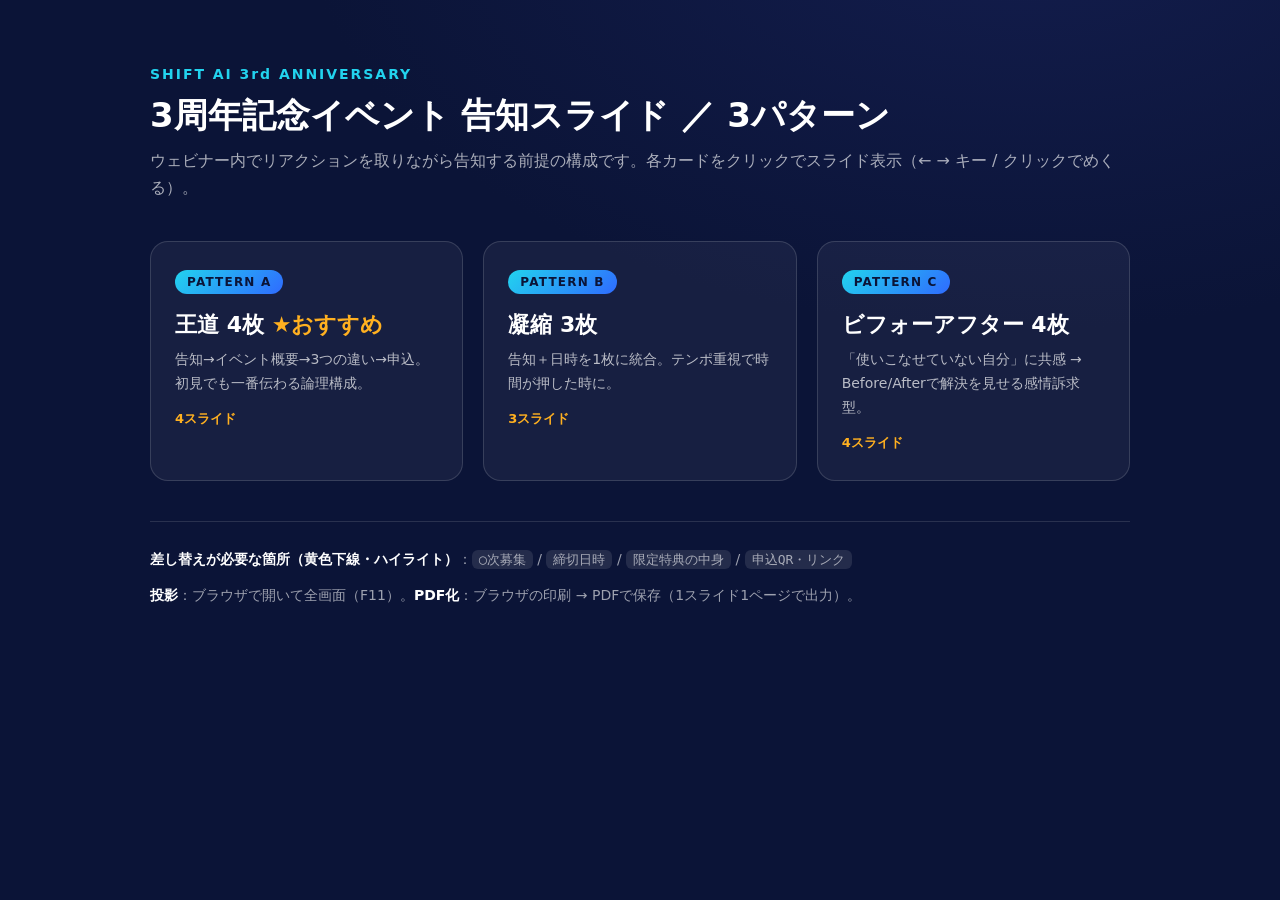
<file: slides/shift-ai-3rd-anniversary/index.html>
<!DOCTYPE html>
<html lang="ja">
<head>
<meta charset="UTF-8">
<meta name="viewport" content="width=device-width, initial-scale=1.0">
<title>SHIFT AI 3周年 告知スライド ｜ 3パターン</title>
<style>
  * { box-sizing: border-box; margin: 0; padding: 0; }
  body {
    font-family: "Hiragino Kaku Gothic ProN", "Noto Sans JP", "Yu Gothic", "Meiryo", system-ui, sans-serif;
    background: radial-gradient(1200px 700px at 80% -10%, #131d4d, #0b1437 60%);
    color: #fff; min-height: 100vh; padding: 64px 24px;
  }
  .wrap { max-width: 980px; margin: 0 auto; }
  .eyebrow { color: #22d3ee; font-weight: 700; letter-spacing: 0.14em; font-size: 14px; }
  h1 { font-size: 34px; margin: 10px 0 8px; }
  .sub { color: rgba(255,255,255,0.65); font-size: 16px; line-height: 1.7; margin-bottom: 40px; }
  .grid { display: grid; grid-template-columns: repeat(3, 1fr); gap: 20px; }
  .card {
    display: block; text-decoration: none; color: inherit;
    border: 1px solid rgba(255,255,255,0.14); border-radius: 18px;
    padding: 28px 24px; background: rgba(255,255,255,0.05);
    transition: transform .15s, border-color .15s, background .15s;
  }
  .card:hover { transform: translateY(-4px); border-color: #22d3ee; background: rgba(34,211,238,0.08); }
  .badge { display: inline-block; font-size: 12px; font-weight: 800; letter-spacing: 0.1em;
    color: #0b1437; background: linear-gradient(135deg,#22d3ee,#2f6bff); padding: 5px 12px; border-radius: 999px; }
  .card h2 { font-size: 22px; margin: 16px 0 8px; }
  .card p { font-size: 14px; line-height: 1.7; color: rgba(255,255,255,0.7); }
  .card .n { font-size: 13px; color: #ffb020; margin-top: 14px; font-weight: 700; }
  .rec { color:#ffb020; }
  .note { margin-top: 40px; font-size: 14px; line-height: 1.9; color: rgba(255,255,255,0.6);
    border-top: 1px solid rgba(255,255,255,0.12); padding-top: 24px; }
  .note b { color: #fff; }
  code { background: rgba(255,255,255,0.1); padding: 2px 7px; border-radius: 6px; font-size: 13px; }
</style>
</head>
<body>
<div class="wrap">
  <span class="eyebrow">SHIFT AI 3rd ANNIVERSARY</span>
  <h1>3周年記念イベント 告知スライド ／ 3パターン</h1>
  <p class="sub">ウェビナー内でリアクションを取りながら告知する前提の構成です。各カードをクリックでスライド表示（← → キー / クリックでめくる）。</p>

  <div class="grid">
    <a class="card" href="pattern-a.html">
      <span class="badge">PATTERN A</span>
      <h2>王道 4枚 <span class="rec">★おすすめ</span></h2>
      <p>告知→イベント概要→3つの違い→申込。初見でも一番伝わる論理構成。</p>
      <div class="n">4スライド</div>
    </a>
    <a class="card" href="pattern-b.html">
      <span class="badge">PATTERN B</span>
      <h2>凝縮 3枚</h2>
      <p>告知＋日時を1枚に統合。テンポ重視で時間が押した時に。</p>
      <div class="n">3スライド</div>
    </a>
    <a class="card" href="pattern-c.html">
      <span class="badge">PATTERN C</span>
      <h2>ビフォーアフター 4枚</h2>
      <p>「使いこなせていない自分」に共感 → Before/Afterで解決を見せる感情訴求型。</p>
      <div class="n">4スライド</div>
    </a>
  </div>

  <div class="note">
    <p><b>差し替えが必要な箇所（黄色下線・ハイライト）</b>：<code>◯次募集</code> / <code>締切日時</code> / <code>限定特典の中身</code> / <code>申込QR・リンク</code></p>
    <p style="margin-top:10px"><b>投影</b>：ブラウザで開いて全画面（F11）。<b>PDF化</b>：ブラウザの印刷 → PDFで保存（1スライド1ページで出力）。</p>
  </div>
</div>
</body>
</html>
</file>
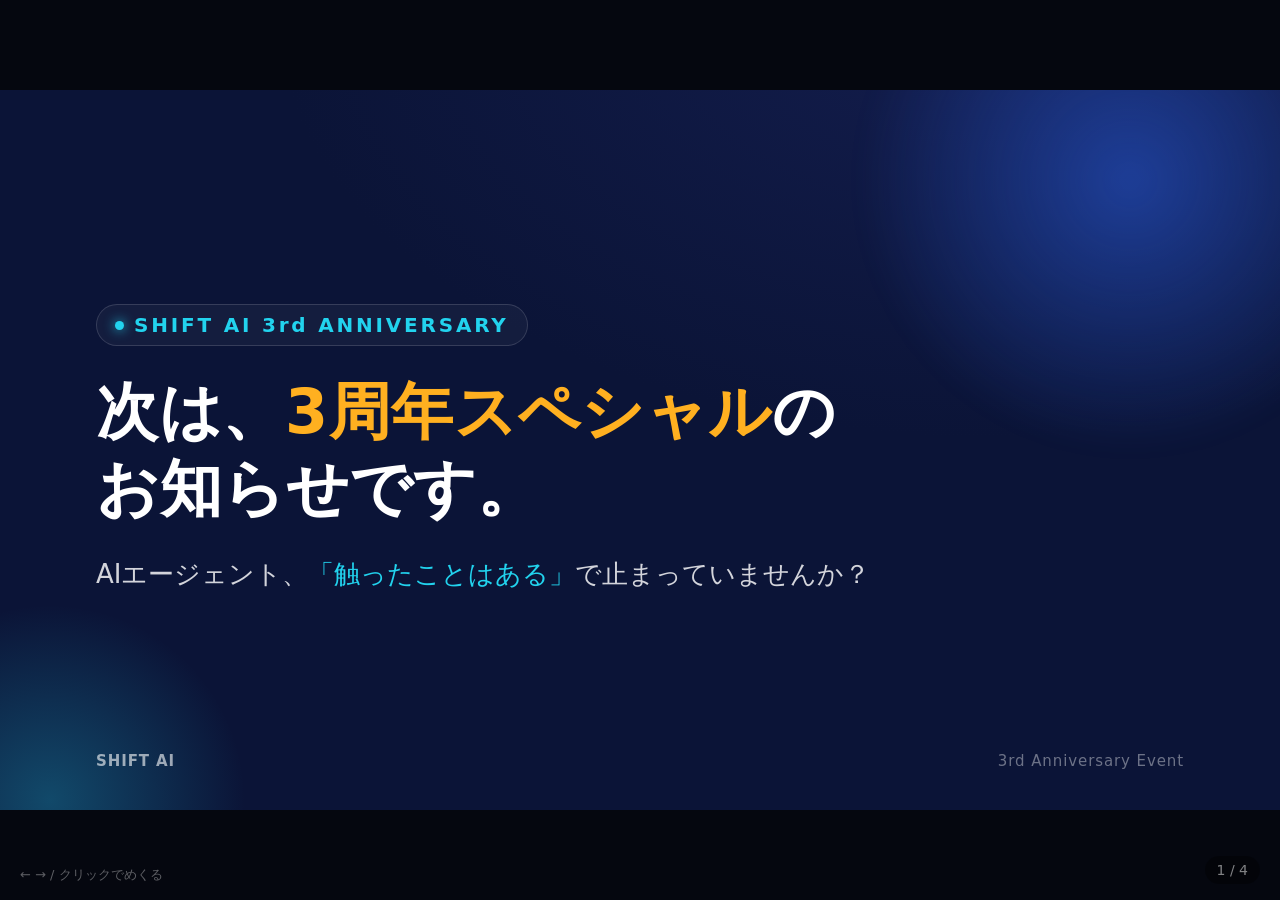
<file: slides/shift-ai-3rd-anniversary/pattern-a.html>
<!DOCTYPE html>
<html lang="ja">
<head>
<meta charset="UTF-8">
<meta name="viewport" content="width=device-width, initial-scale=1.0">
<title>SHIFT AI 3周年 ｜ パターンA（王道4枚）</title>
<link rel="stylesheet" href="style.css">
</head>
<body>
<div class="stage">
  <div class="deck">

    <!-- 1. お知らせ -->
    <section class="slide">
      <span class="eyebrow"><span class="dot"></span>SHIFT AI 3rd ANNIVERSARY</span>
      <h1>次は、<span class="hl">3周年スペシャル</span>の<br>お知らせです。</h1>
      <p class="lead">AIエージェント、<span class="hl-c">「触ったことはある」</span>で止まっていませんか？</p>
      <div class="foot"><span class="brand">SHIFT AI</span><span>3rd Anniversary Event</span></div>
    </section>

    <!-- 2. イベント告知 -->
    <section class="slide">
      <span class="eyebrow"><span class="dot"></span>EVENT</span>
      <h2>SHIFT AI <span class="hl-c">3周年記念</span>イベント</h2>
      <p class="lead"><span class="hl">学ぶ・触る・つながる</span>が、たった1日で全部手に入る。</p>
      <div class="meta">
        <div class="chip"><span class="k">DATE</span><span class="v">8/22(土)</span></div>
        <div class="chip"><span class="k">PLACE</span><span class="v">東京・高田馬場</span></div>
        <div class="chip"><span class="k">SCALE</span><span class="v">2,000人規模</span></div>
      </div>
      <div class="foot"><span class="brand">SHIFT AI</span><span>3rd Anniversary Event</span></div>
    </section>

    <!-- 3. 3つの違い -->
    <section class="slide">
      <span class="eyebrow"><span class="dot"></span>WHY DIFFERENT</span>
      <h2>普通のセミナーと違う、<span class="hl">3つの理由</span></h2>
      <div class="cols">
        <div class="card">
          <div class="no">1</div>
          <h3>実践ブース</h3>
          <p>聞くだけで終わらない。自分の手で動かし、体で覚えて帰る。リサーチ3時間→15分を体感。</p>
        </div>
        <div class="card">
          <div class="no">2</div>
          <h3>質問ブース</h3>
          <p>SHIFT AI講師に、自分の業務での使い方を直接相談。その日のうちに答えを持ち帰れる。</p>
        </div>
        <div class="card">
          <div class="no">3</div>
          <h3>2,000人とつながる</h3>
          <p>経営者・決裁者を含む参加者と交流。AIを軸にした"次の仕事"が生まれる場。</p>
        </div>
      </div>
      <div class="foot"><span class="brand">SHIFT AI</span><span>3rd Anniversary Event</span></div>
    </section>

    <!-- 4. 申込 -->
    <section class="slide">
      <span class="eyebrow"><span class="dot"></span>APPLY NOW</span>
      <h2>お申し込みは<span class="hl">こちら</span></h2>
      <div class="cta-grid">
        <div class="cta-list">
          <div class="row"><span class="ic">🎟</span><span>ただいま <b><span class="note-fill">◯次</span>募集</b> 実施中</span></div>
          <div class="row"><span class="ic">⏰</span><span>締切：<span class="deadline"><span class="note-fill">◯月◯日(◯)◯時</span></span></span></div>
          <div class="row"><span class="ic">🎁</span><span>期間内申込<b>限定特典</b>：<span class="note-fill">◯◯◯◯</span></span></div>
          <div class="row"><span class="ic">🔥</span><span>前回募集も<b>即満席</b>。お早めに。</span></div>
        </div>
        <div class="qr"><span class="ph">申込リンク<br>QRコードを<br>ここに配置</span></div>
      </div>
      <div class="foot"><span class="brand">SHIFT AI</span><span>今すぐお申し込みください</span></div>
    </section>

  </div>
</div>
<div class="pager"></div>
<div class="hint">← → / クリックでめくる</div>
<script src="deck.js"></script>
</body>
</html>
</file>
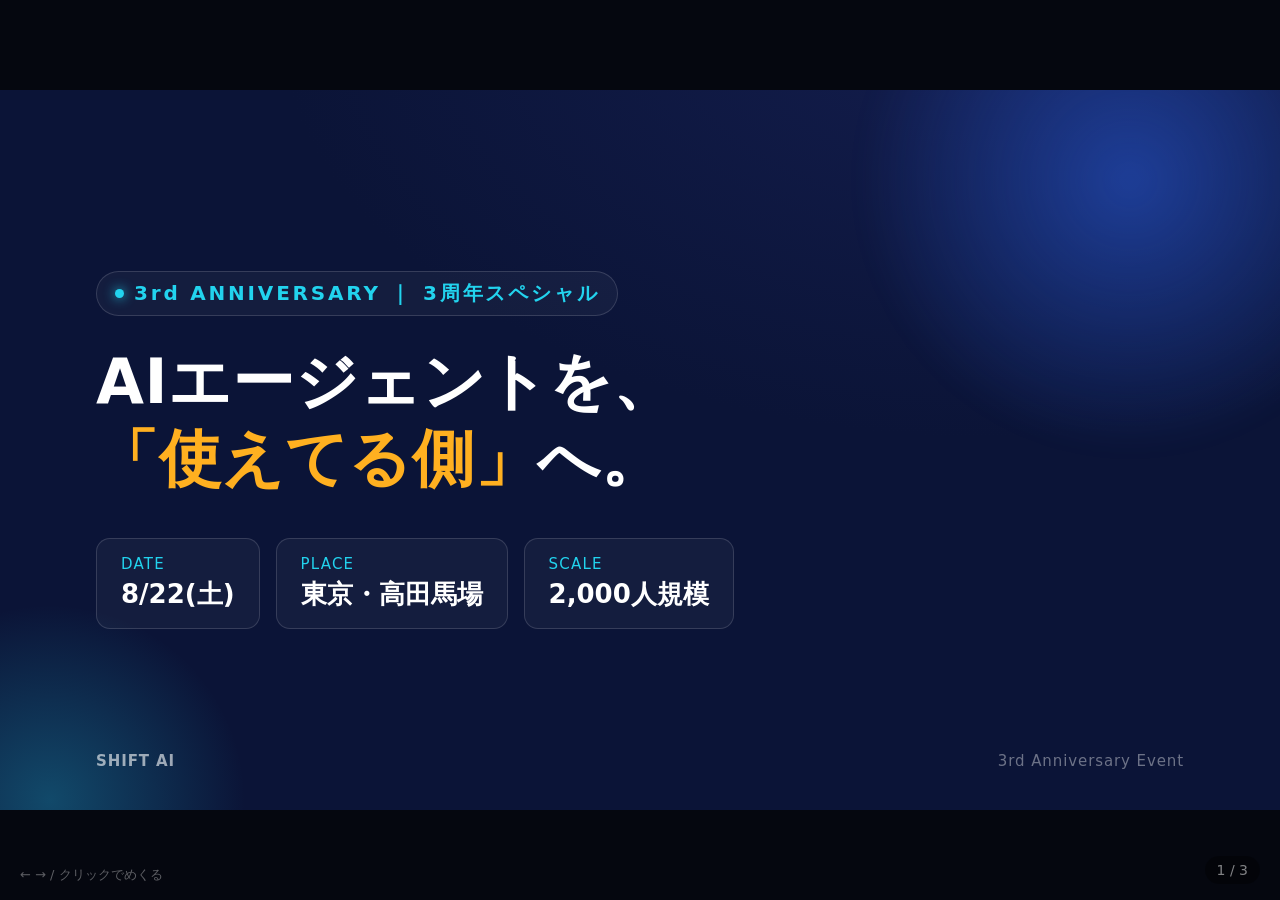
<file: slides/shift-ai-3rd-anniversary/pattern-b.html>
<!DOCTYPE html>
<html lang="ja">
<head>
<meta charset="UTF-8">
<meta name="viewport" content="width=device-width, initial-scale=1.0">
<title>SHIFT AI 3周年 ｜ パターンB（凝縮3枚）</title>
<link rel="stylesheet" href="style.css">
</head>
<body>
<div class="stage">
  <div class="deck">

    <!-- 1. 告知＋日時を1枚に -->
    <section class="slide">
      <span class="eyebrow"><span class="dot"></span>3rd ANNIVERSARY ｜ 3周年スペシャル</span>
      <h1>AIエージェントを、<br><span class="hl">「使えてる側」</span>へ。</h1>
      <div class="meta">
        <div class="chip"><span class="k">DATE</span><span class="v">8/22(土)</span></div>
        <div class="chip"><span class="k">PLACE</span><span class="v">東京・高田馬場</span></div>
        <div class="chip"><span class="k">SCALE</span><span class="v">2,000人規模</span></div>
      </div>
      <div class="foot"><span class="brand">SHIFT AI</span><span>3rd Anniversary Event</span></div>
    </section>

    <!-- 2. 1日で学ぶ・触る・つながる -->
    <section class="slide">
      <span class="eyebrow"><span class="dot"></span>1 DAY, 3 VALUES</span>
      <h2>1日で、<span class="hl-c">学ぶ・触る・つながる</span></h2>
      <div class="cols">
        <div class="card">
          <div class="no">学</div>
          <h3>触る｜実践ブース</h3>
          <p>手作業で3時間のリサーチが、エージェントで<b>15分</b>に。動かして体で覚える。</p>
        </div>
        <div class="card">
          <div class="no">問</div>
          <h3>質問ブース</h3>
          <p>「自分の仕事ではどう使う？」を講師に<b>直接相談</b>。答えを持ち帰れる。</p>
        </div>
        <div class="card">
          <div class="no">縁</div>
          <h3>2,000人とつながる</h3>
          <p>経営者・決裁者を含む参加者と交流。<b>"次の仕事"</b>が生まれる場。</p>
        </div>
      </div>
      <div class="foot"><span class="brand">SHIFT AI</span><span>3rd Anniversary Event</span></div>
    </section>

    <!-- 3. 申込 -->
    <section class="slide">
      <span class="eyebrow"><span class="dot"></span>APPLY NOW</span>
      <h2>今すぐ、<span class="hl">お申し込みを。</span></h2>
      <div class="cta-grid">
        <div class="cta-list">
          <div class="row"><span class="ic">⏰</span><span>締切：<span class="deadline"><span class="note-fill">◯月◯日(◯)◯時</span></span></span></div>
          <div class="row"><span class="ic">🎁</span><span>期間内申込<b>限定特典</b>：<span class="note-fill">◯◯◯◯</span></span></div>
          <div class="row"><span class="ic">🔥</span><span>前回も<b>即満席</b>。席は早い者勝ち。</span></div>
        </div>
        <div class="qr"><span class="ph">申込リンク<br>QRコードを<br>ここに配置</span></div>
      </div>
      <div class="foot"><span class="brand">SHIFT AI</span><span>30秒でお申し込みできます</span></div>
    </section>

  </div>
</div>
<div class="pager"></div>
<div class="hint">← → / クリックでめくる</div>
<script src="deck.js"></script>
</body>
</html>
</file>
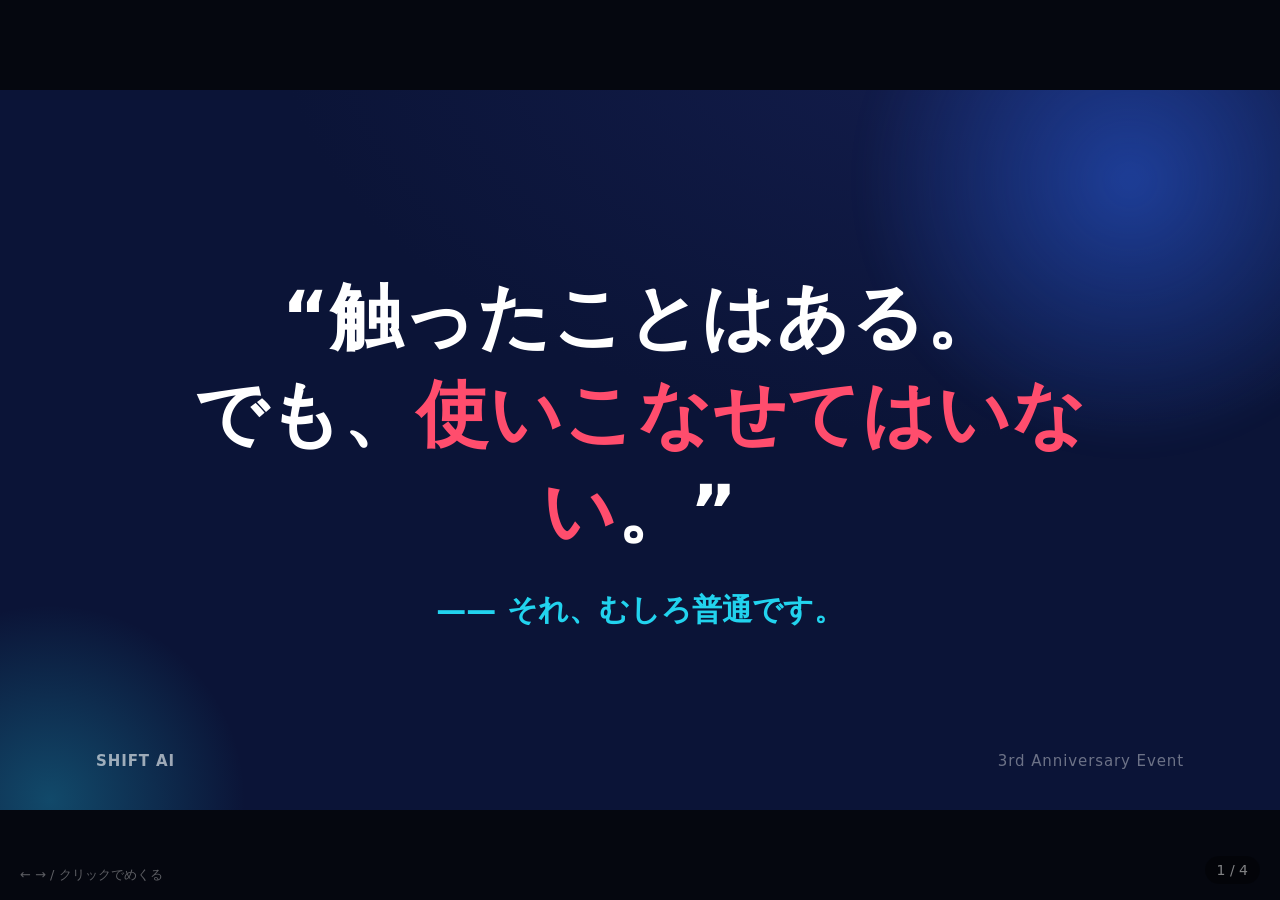
<file: slides/shift-ai-3rd-anniversary/pattern-c.html>
<!DOCTYPE html>
<html lang="ja">
<head>
<meta charset="UTF-8">
<meta name="viewport" content="width=device-width, initial-scale=1.0">
<title>SHIFT AI 3周年 ｜ パターンC（ビフォーアフター4枚）</title>
<link rel="stylesheet" href="style.css">
</head>
<body>
<div class="stage">
  <div class="deck">

    <!-- 1. 共感の一文 -->
    <section class="slide">
      <div class="oneline">
        <h1>“触ったことはある。<br>でも、<span class="hl-p">使いこなせてはいない</span>。”</h1>
        <p class="after-line">—— それ、むしろ普通です。</p>
      </div>
      <div class="foot"><span class="brand">SHIFT AI</span><span>3rd Anniversary Event</span></div>
    </section>

    <!-- 2. 壁を越える -->
    <section class="slide">
      <span class="eyebrow"><span class="dot"></span>3rd ANNIVERSARY</span>
      <h1>その壁を、<br><span class="hl">1日でまるごと越える。</span></h1>
      <div class="meta">
        <div class="chip"><span class="k">DATE</span><span class="v">8/22(土)</span></div>
        <div class="chip"><span class="k">PLACE</span><span class="v">東京・高田馬場</span></div>
        <div class="chip"><span class="k">SCALE</span><span class="v">2,000人規模</span></div>
      </div>
      <div class="foot"><span class="brand">SHIFT AI</span><span>3周年記念イベント</span></div>
    </section>

    <!-- 3. Before → After -->
    <section class="slide">
      <span class="eyebrow"><span class="dot"></span>BEFORE → AFTER</span>
      <h2>この1日で、<span class="hl-c">こう変わる。</span></h2>
      <div class="ba">
        <div class="box before">
          <div class="tag">BEFORE</div>
          <ul>
            <li>リサーチに手作業で3時間</li>
            <li>「自分の仕事でどう使う？」が謎</li>
            <li>一人で手探り、孤独</li>
          </ul>
        </div>
        <div class="arrow">▶</div>
        <div class="box after">
          <div class="tag">AFTER</div>
          <ul>
            <li>エージェントで15分に短縮</li>
            <li>講師に直接聞いて即解決</li>
            <li>2,000人とつながり"次の仕事"へ</li>
          </ul>
        </div>
      </div>
      <div class="foot"><span class="brand">SHIFT AI</span><span>実践ブース・質問ブース・2,000人交流</span></div>
    </section>

    <!-- 4. 満席必至・申込 -->
    <section class="slide">
      <span class="eyebrow"><span class="dot"></span>APPLY NOW</span>
      <h2><span class="hl-p">満席必至。</span>今、席を確保する。</h2>
      <div class="cta-grid">
        <div class="cta-list">
          <div class="row"><span class="ic">🔥</span><span>前回募集も<b>あっという間に満席</b></span></div>
          <div class="row"><span class="ic">⏰</span><span>締切：<span class="deadline"><span class="note-fill">◯月◯日(◯)◯時</span></span></span></div>
          <div class="row"><span class="ic">🎁</span><span>期間内申込<b>限定特典</b>：<span class="note-fill">◯◯◯◯</span></span></div>
        </div>
        <div class="qr"><span class="ph">申込リンク<br>QRコードを<br>ここに配置</span></div>
      </div>
      <div class="foot"><span class="brand">SHIFT AI</span><span>今、この場でお申し込みを</span></div>
    </section>

  </div>
</div>
<div class="pager"></div>
<div class="hint">← → / クリックでめくる</div>
<script src="deck.js"></script>
</body>
</html>
</file>
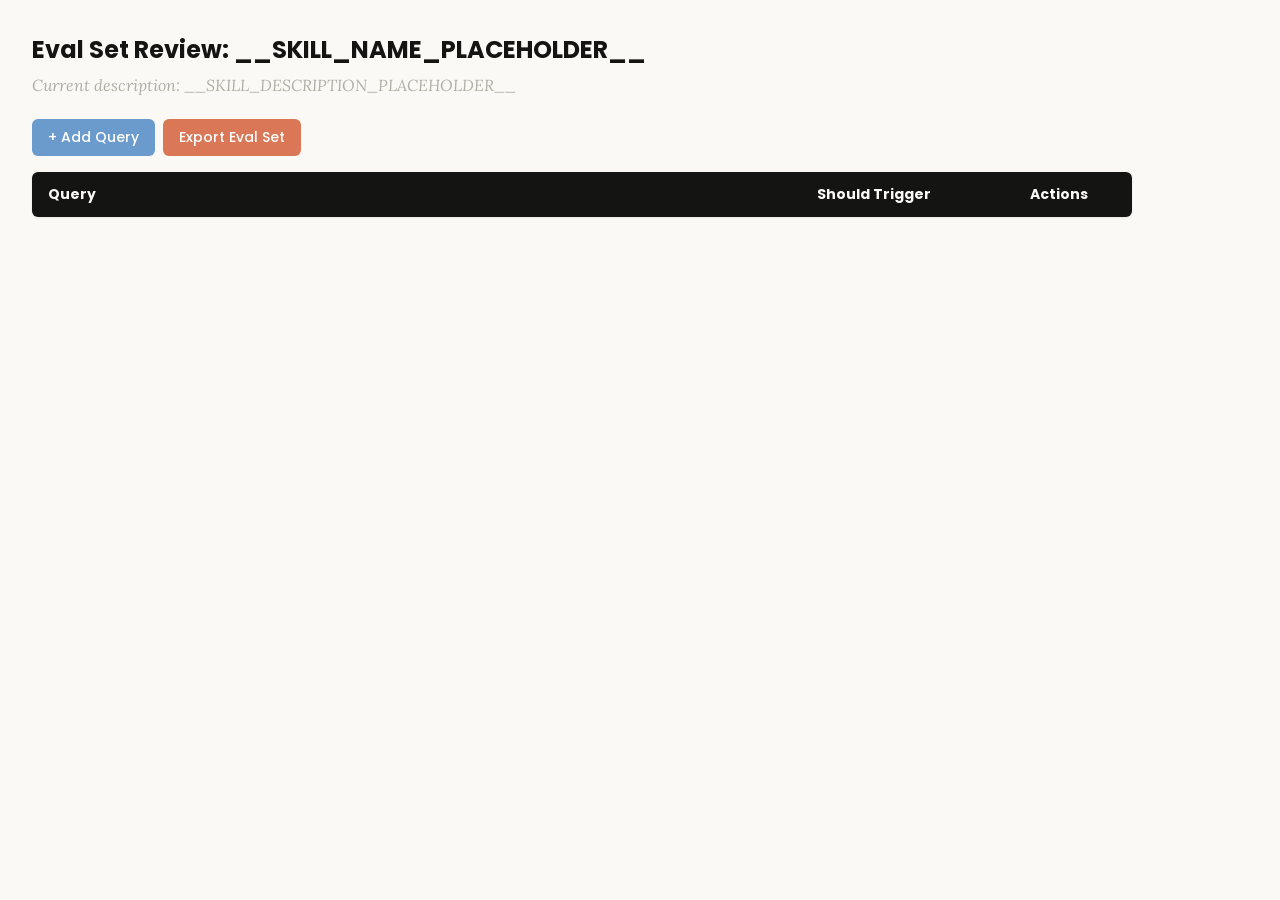
<file: .claude/skills/skill-creator/assets/eval_review.html>
<!DOCTYPE html>
<html lang="en">
<head>
  <meta charset="UTF-8">
  <meta name="viewport" content="width=device-width, initial-scale=1.0">
  <title>Eval Set Review - __SKILL_NAME_PLACEHOLDER__</title>
  <link rel="preconnect" href="https://fonts.googleapis.com">
  <link rel="preconnect" href="https://fonts.gstatic.com" crossorigin>
  <link href="https://fonts.googleapis.com/css2?family=Poppins:wght@500;600&family=Lora:wght@400;500&display=swap" rel="stylesheet">
  <style>
    * { box-sizing: border-box; margin: 0; padding: 0; }
    body { font-family: 'Lora', Georgia, serif; background: #faf9f5; padding: 2rem; color: #141413; }
    h1 { font-family: 'Poppins', sans-serif; margin-bottom: 0.5rem; font-size: 1.5rem; }
    .description { color: #b0aea5; margin-bottom: 1.5rem; font-style: italic; max-width: 900px; }
    .controls { margin-bottom: 1rem; display: flex; gap: 0.5rem; }
    .btn { font-family: 'Poppins', sans-serif; padding: 0.5rem 1rem; border: none; border-radius: 6px; cursor: pointer; font-size: 0.875rem; font-weight: 500; }
    .btn-add { background: #6a9bcc; color: white; }
    .btn-add:hover { background: #5889b8; }
    .btn-export { background: #d97757; color: white; }
    .btn-export:hover { background: #c4613f; }
    table { width: 100%; max-width: 1100px; border-collapse: collapse; background: white; border-radius: 6px; overflow: hidden; box-shadow: 0 1px 3px rgba(0,0,0,0.08); }
    th { font-family: 'Poppins', sans-serif; background: #141413; color: #faf9f5; padding: 0.75rem 1rem; text-align: left; font-size: 0.875rem; }
    td { padding: 0.75rem 1rem; border-bottom: 1px solid #e8e6dc; vertical-align: top; }
    tr:nth-child(even) td { background: #faf9f5; }
    tr:hover td { background: #f3f1ea; }
    .section-header td { background: #e8e6dc; font-family: 'Poppins', sans-serif; font-weight: 500; font-size: 0.8rem; color: #141413; text-transform: uppercase; letter-spacing: 0.05em; }
    .query-input { width: 100%; padding: 0.4rem; border: 1px solid #e8e6dc; border-radius: 4px; font-size: 0.875rem; font-family: 'Lora', Georgia, serif; resize: vertical; min-height: 60px; }
    .query-input:focus { outline: none; border-color: #d97757; box-shadow: 0 0 0 2px rgba(217,119,87,0.15); }
    .toggle { position: relative; display: inline-block; width: 44px; height: 24px; }
    .toggle input { opacity: 0; width: 0; height: 0; }
    .toggle .slider { position: absolute; inset: 0; background: #b0aea5; border-radius: 24px; cursor: pointer; transition: 0.2s; }
    .toggle .slider::before { content: ""; position: absolute; width: 18px; height: 18px; left: 3px; bottom: 3px; background: white; border-radius: 50%; transition: 0.2s; }
    .toggle input:checked + .slider { background: #d97757; }
    .toggle input:checked + .slider::before { transform: translateX(20px); }
    .btn-delete { background: #c44; color: white; padding: 0.3rem 0.6rem; border: none; border-radius: 4px; cursor: pointer; font-size: 0.75rem; font-family: 'Poppins', sans-serif; }
    .btn-delete:hover { background: #a33; }
    .summary { margin-top: 1rem; color: #b0aea5; font-size: 0.875rem; }
  </style>
</head>
<body>
  <h1>Eval Set Review: <span id="skill-name">__SKILL_NAME_PLACEHOLDER__</span></h1>
  <p class="description">Current description: <span id="skill-desc">__SKILL_DESCRIPTION_PLACEHOLDER__</span></p>

  <div class="controls">
    <button class="btn btn-add" onclick="addRow()">+ Add Query</button>
    <button class="btn btn-export" onclick="exportEvalSet()">Export Eval Set</button>
  </div>

  <table>
    <thead>
      <tr>
        <th style="width:65%">Query</th>
        <th style="width:18%">Should Trigger</th>
        <th style="width:10%">Actions</th>
      </tr>
    </thead>
    <tbody id="eval-body"></tbody>
  </table>

  <p class="summary" id="summary"></p>

  <script>
    const EVAL_DATA = __EVAL_DATA_PLACEHOLDER__;

    let evalItems = [...EVAL_DATA];

    function render() {
      const tbody = document.getElementById('eval-body');
      tbody.innerHTML = '';

      // Sort: should-trigger first, then should-not-trigger
      const sorted = evalItems
        .map((item, origIdx) => ({ ...item, origIdx }))
        .sort((a, b) => (b.should_trigger ? 1 : 0) - (a.should_trigger ? 1 : 0));

      let lastGroup = null;
      sorted.forEach(item => {
        const group = item.should_trigger ? 'trigger' : 'no-trigger';
        if (group !== lastGroup) {
          const headerRow = document.createElement('tr');
          headerRow.className = 'section-header';
          headerRow.innerHTML = `<td colspan="3">${item.should_trigger ? 'Should Trigger' : 'Should NOT Trigger'}</td>`;
          tbody.appendChild(headerRow);
          lastGroup = group;
        }

        const idx = item.origIdx;
        const tr = document.createElement('tr');
        tr.innerHTML = `
          <td><textarea class="query-input" onchange="updateQuery(${idx}, this.value)">${escapeHtml(item.query)}</textarea></td>
          <td>
            <label class="toggle">
              <input type="checkbox" ${item.should_trigger ? 'checked' : ''} onchange="updateTrigger(${idx}, this.checked)">
              <span class="slider"></span>
            </label>
            <span style="margin-left:8px;font-size:0.8rem;color:#b0aea5">${item.should_trigger ? 'Yes' : 'No'}</span>
          </td>
          <td><button class="btn-delete" onclick="deleteRow(${idx})">Delete</button></td>
        `;
        tbody.appendChild(tr);
      });
      updateSummary();
    }

    function escapeHtml(text) {
      const div = document.createElement('div');
      div.textContent = text;
      return div.innerHTML;
    }

    function updateQuery(idx, value) { evalItems[idx].query = value; updateSummary(); }
    function updateTrigger(idx, value) { evalItems[idx].should_trigger = value; render(); }
    function deleteRow(idx) { evalItems.splice(idx, 1); render(); }

    function addRow() {
      evalItems.push({ query: '', should_trigger: true });
      render();
      const inputs = document.querySelectorAll('.query-input');
      inputs[inputs.length - 1].focus();
    }

    function updateSummary() {
      const trigger = evalItems.filter(i => i.should_trigger).length;
      const noTrigger = evalItems.filter(i => !i.should_trigger).length;
      document.getElementById('summary').textContent =
        `${evalItems.length} queries total: ${trigger} should trigger, ${noTrigger} should not trigger`;
    }

    function exportEvalSet() {
      const valid = evalItems.filter(i => i.query.trim() !== '');
      const data = valid.map(i => ({ query: i.query.trim(), should_trigger: i.should_trigger }));
      const blob = new Blob([JSON.stringify(data, null, 2)], { type: 'application/json' });
      const url = URL.createObjectURL(blob);
      const a = document.createElement('a');
      a.href = url;
      a.download = 'eval_set.json';
      document.body.appendChild(a);
      a.click();
      document.body.removeChild(a);
      URL.revokeObjectURL(url);
    }

    render();
  </script>
</body>
</html>
</file>
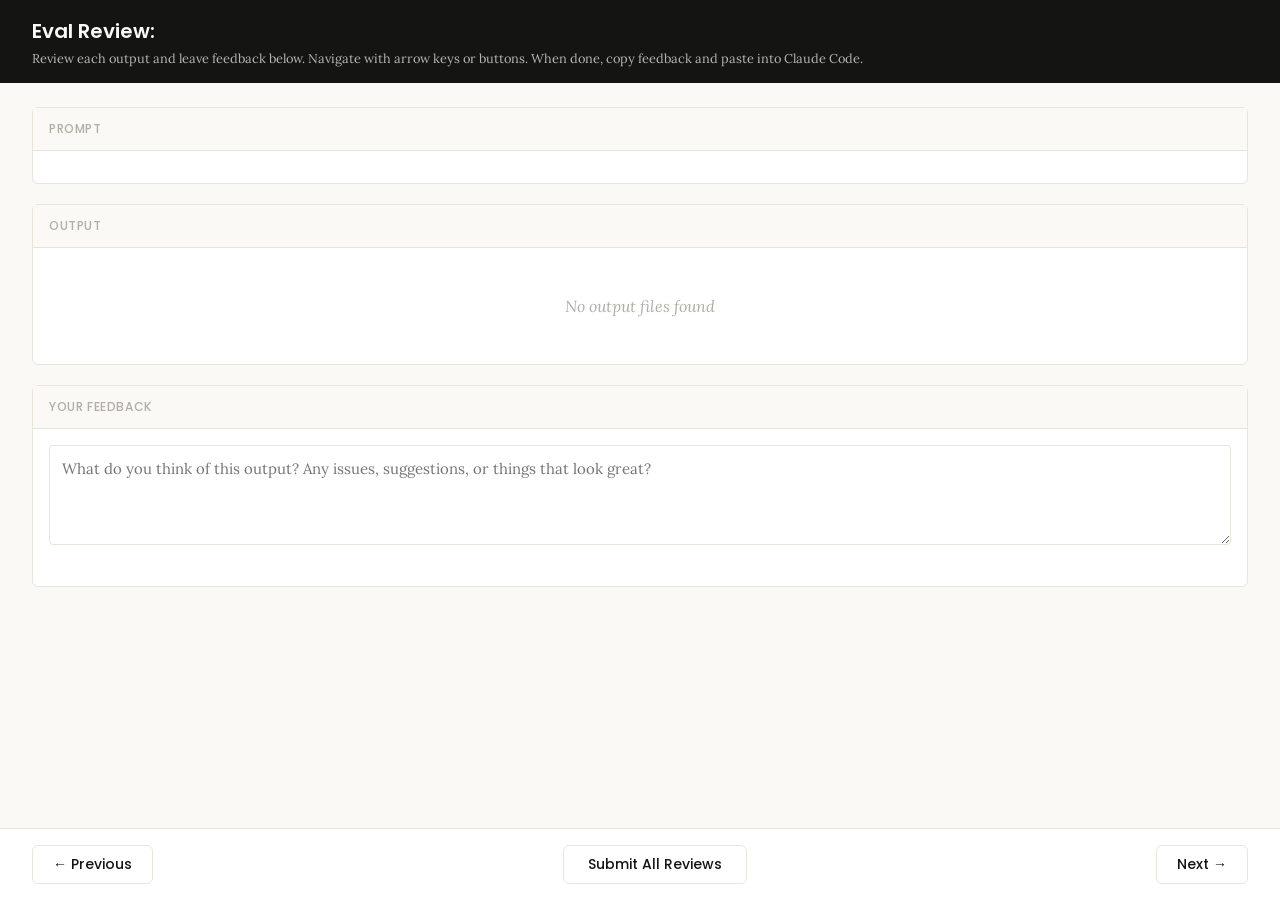
<file: .claude/skills/skill-creator/eval-viewer/viewer.html>
<!DOCTYPE html>
<html lang="en">
<head>
  <meta charset="UTF-8">
  <meta name="viewport" content="width=device-width, initial-scale=1.0">
  <title>Eval Review</title>
  <link rel="preconnect" href="https://fonts.googleapis.com">
  <link rel="preconnect" href="https://fonts.gstatic.com" crossorigin>
  <link href="https://fonts.googleapis.com/css2?family=Poppins:wght@500;600&family=Lora:wght@400;500&display=swap" rel="stylesheet">
  <script src="https://cdn.sheetjs.com/xlsx-0.20.3/package/dist/xlsx.full.min.js" integrity="sha384-EnyY0/GSHQGSxSgMwaIPzSESbqoOLSexfnSMN2AP+39Ckmn92stwABZynq1JyzdT" crossorigin="anonymous"></script>
  <style>
    :root {
      --bg: #faf9f5;
      --surface: #ffffff;
      --border: #e8e6dc;
      --text: #141413;
      --text-muted: #b0aea5;
      --accent: #d97757;
      --accent-hover: #c4613f;
      --green: #788c5d;
      --green-bg: #eef2e8;
      --red: #c44;
      --red-bg: #fceaea;
      --header-bg: #141413;
      --header-text: #faf9f5;
      --radius: 6px;
    }

    * { box-sizing: border-box; margin: 0; padding: 0; }

    body {
      font-family: 'Lora', Georgia, serif;
      background: var(--bg);
      color: var(--text);
      height: 100vh;
      display: flex;
      flex-direction: column;
    }

    /* ---- Header ---- */
    .header {
      background: var(--header-bg);
      color: var(--header-text);
      padding: 1rem 2rem;
      display: flex;
      justify-content: space-between;
      align-items: center;
      flex-shrink: 0;
    }
    .header h1 {
      font-family: 'Poppins', sans-serif;
      font-size: 1.25rem;
      font-weight: 600;
    }
    .header .instructions {
      font-size: 0.8rem;
      opacity: 0.7;
      margin-top: 0.25rem;
    }
    .header .progress {
      font-size: 0.875rem;
      opacity: 0.8;
      text-align: right;
    }

    /* ---- Main content ---- */
    .main {
      flex: 1;
      overflow-y: auto;
      padding: 1.5rem 2rem;
      display: flex;
      flex-direction: column;
      gap: 1.25rem;
    }

    /* ---- Sections ---- */
    .section {
      background: var(--surface);
      border: 1px solid var(--border);
      border-radius: var(--radius);
      flex-shrink: 0;
    }
    .section-header {
      font-family: 'Poppins', sans-serif;
      padding: 0.75rem 1rem;
      font-size: 0.75rem;
      font-weight: 500;
      text-transform: uppercase;
      letter-spacing: 0.05em;
      color: var(--text-muted);
      border-bottom: 1px solid var(--border);
      background: var(--bg);
    }
    .section-body {
      padding: 1rem;
    }

    /* ---- Config badge ---- */
    .config-badge {
      display: inline-block;
      padding: 0.2rem 0.625rem;
      border-radius: 9999px;
      font-family: 'Poppins', sans-serif;
      font-size: 0.6875rem;
      font-weight: 600;
      text-transform: uppercase;
      letter-spacing: 0.03em;
      margin-left: 0.75rem;
      vertical-align: middle;
    }
    .config-badge.config-primary {
      background: rgba(33, 150, 243, 0.12);
      color: #1976d2;
    }
    .config-badge.config-baseline {
      background: rgba(255, 193, 7, 0.15);
      color: #f57f17;
    }

    /* ---- Prompt ---- */
    .prompt-text {
      white-space: pre-wrap;
      font-size: 0.9375rem;
      line-height: 1.6;
    }

    /* ---- Outputs ---- */
    .output-file {
      border: 1px solid var(--border);
      border-radius: var(--radius);
      overflow: hidden;
    }
    .output-file + .output-file {
      margin-top: 1rem;
    }
    .output-file-header {
      padding: 0.5rem 0.75rem;
      font-size: 0.8rem;
      font-weight: 600;
      color: var(--text-muted);
      background: var(--bg);
      border-bottom: 1px solid var(--border);
      font-family: 'SF Mono', SFMono-Regular, Consolas, 'Liberation Mono', Menlo, monospace;
      display: flex;
      justify-content: space-between;
      align-items: center;
    }
    .output-file-header .dl-btn {
      font-size: 0.7rem;
      color: var(--accent);
      text-decoration: none;
      cursor: pointer;
      font-family: -apple-system, BlinkMacSystemFont, 'Segoe UI', sans-serif;
      font-weight: 500;
      opacity: 0.8;
    }
    .output-file-header .dl-btn:hover {
      opacity: 1;
      text-decoration: underline;
    }
    .output-file-content {
      padding: 0.75rem;
      overflow-x: auto;
    }
    .output-file-content pre {
      font-size: 0.8125rem;
      line-height: 1.5;
      white-space: pre-wrap;
      word-break: break-word;
      font-family: 'SF Mono', SFMono-Regular, Consolas, 'Liberation Mono', Menlo, monospace;
    }
    .output-file-content img {
      max-width: 100%;
      height: auto;
      border-radius: 4px;
    }
    .output-file-content iframe {
      width: 100%;
      height: 600px;
      border: none;
    }
    .output-file-content table {
      border-collapse: collapse;
      font-size: 0.8125rem;
      width: 100%;
    }
    .output-file-content table td,
    .output-file-content table th {
      border: 1px solid var(--border);
      padding: 0.375rem 0.5rem;
      text-align: left;
    }
    .output-file-content table th {
      background: var(--bg);
      font-weight: 600;
    }
    .output-file-content .download-link {
      display: inline-flex;
      align-items: center;
      gap: 0.5rem;
      padding: 0.5rem 1rem;
      background: var(--bg);
      border: 1px solid var(--border);
      border-radius: 4px;
      color: var(--accent);
      text-decoration: none;
      font-size: 0.875rem;
      cursor: pointer;
    }
    .output-file-content .download-link:hover {
      background: var(--border);
    }
    .empty-state {
      color: var(--text-muted);
      font-style: italic;
      padding: 2rem;
      text-align: center;
    }

    /* ---- Feedback ---- */
    .prev-feedback {
      background: var(--bg);
      border: 1px solid var(--border);
      border-radius: 4px;
      padding: 0.625rem 0.75rem;
      margin-top: 0.75rem;
      font-size: 0.8125rem;
      color: var(--text-muted);
      line-height: 1.5;
    }
    .prev-feedback-label {
      font-size: 0.7rem;
      font-weight: 600;
      text-transform: uppercase;
      letter-spacing: 0.04em;
      margin-bottom: 0.25rem;
      color: var(--text-muted);
    }
    .feedback-textarea {
      width: 100%;
      min-height: 100px;
      padding: 0.75rem;
      border: 1px solid var(--border);
      border-radius: 4px;
      font-family: inherit;
      font-size: 0.9375rem;
      line-height: 1.5;
      resize: vertical;
      color: var(--text);
    }
    .feedback-textarea:focus {
      outline: none;
      border-color: var(--accent);
      box-shadow: 0 0 0 3px rgba(37, 99, 235, 0.1);
    }
    .feedback-status {
      font-size: 0.75rem;
      color: var(--text-muted);
      margin-top: 0.5rem;
      min-height: 1.1em;
    }

    /* ---- Grades (collapsible) ---- */
    .grades-toggle {
      display: flex;
      align-items: center;
      cursor: pointer;
      user-select: none;
    }
    .grades-toggle:hover {
      color: var(--accent);
    }
    .grades-toggle .arrow {
      margin-right: 0.5rem;
      transition: transform 0.15s;
      font-size: 0.75rem;
    }
    .grades-toggle .arrow.open {
      transform: rotate(90deg);
    }
    .grades-content {
      display: none;
      margin-top: 0.75rem;
    }
    .grades-content.open {
      display: block;
    }
    .grades-summary {
      font-size: 0.875rem;
      margin-bottom: 0.75rem;
      display: flex;
      align-items: center;
      gap: 0.5rem;
    }
    .grade-badge {
      display: inline-block;
      padding: 0.125rem 0.5rem;
      border-radius: 9999px;
      font-size: 0.75rem;
      font-weight: 600;
    }
    .grade-pass { background: var(--green-bg); color: var(--green); }
    .grade-fail { background: var(--red-bg); color: var(--red); }
    .assertion-list {
      list-style: none;
    }
    .assertion-item {
      padding: 0.625rem 0;
      border-bottom: 1px solid var(--border);
      font-size: 0.8125rem;
    }
    .assertion-item:last-child { border-bottom: none; }
    .assertion-status {
      font-weight: 600;
      margin-right: 0.5rem;
    }
    .assertion-status.pass { color: var(--green); }
    .assertion-status.fail { color: var(--red); }
    .assertion-evidence {
      color: var(--text-muted);
      font-size: 0.75rem;
      margin-top: 0.25rem;
      padding-left: 1.5rem;
    }

    /* ---- View tabs ---- */
    .view-tabs {
      display: flex;
      gap: 0;
      padding: 0 2rem;
      background: var(--bg);
      border-bottom: 1px solid var(--border);
      flex-shrink: 0;
    }
    .view-tab {
      font-family: 'Poppins', sans-serif;
      padding: 0.625rem 1.25rem;
      font-size: 0.8125rem;
      font-weight: 500;
      cursor: pointer;
      border: none;
      background: none;
      color: var(--text-muted);
      border-bottom: 2px solid transparent;
      transition: all 0.15s;
    }
    .view-tab:hover { color: var(--text); }
    .view-tab.active {
      color: var(--accent);
      border-bottom-color: var(--accent);
    }
    .view-panel { display: none; }
    .view-panel.active { display: flex; flex-direction: column; flex: 1; overflow: hidden; }

    /* ---- Benchmark view ---- */
    .benchmark-view {
      padding: 1.5rem 2rem;
      overflow-y: auto;
      flex: 1;
    }
    .benchmark-table {
      border-collapse: collapse;
      background: var(--surface);
      border: 1px solid var(--border);
      border-radius: var(--radius);
      font-size: 0.8125rem;
      width: 100%;
      margin-bottom: 1.5rem;
    }
    .benchmark-table th, .benchmark-table td {
      padding: 0.625rem 0.75rem;
      text-align: left;
      border: 1px solid var(--border);
    }
    .benchmark-table th {
      font-family: 'Poppins', sans-serif;
      background: var(--header-bg);
      color: var(--header-text);
      font-weight: 500;
      font-size: 0.75rem;
      text-transform: uppercase;
      letter-spacing: 0.04em;
    }
    .benchmark-table tr:hover { background: var(--bg); }
    .benchmark-table tr.benchmark-row-with { background: rgba(33, 150, 243, 0.06); }
    .benchmark-table tr.benchmark-row-without { background: rgba(255, 193, 7, 0.06); }
    .benchmark-table tr.benchmark-row-with:hover { background: rgba(33, 150, 243, 0.12); }
    .benchmark-table tr.benchmark-row-without:hover { background: rgba(255, 193, 7, 0.12); }
    .benchmark-table tr.benchmark-row-avg { font-weight: 600; border-top: 2px solid var(--border); }
    .benchmark-table tr.benchmark-row-avg.benchmark-row-with { background: rgba(33, 150, 243, 0.12); }
    .benchmark-table tr.benchmark-row-avg.benchmark-row-without { background: rgba(255, 193, 7, 0.12); }
    .benchmark-delta-positive { color: var(--green); font-weight: 600; }
    .benchmark-delta-negative { color: var(--red); font-weight: 600; }
    .benchmark-notes {
      background: var(--surface);
      border: 1px solid var(--border);
      border-radius: var(--radius);
      padding: 1rem;
    }
    .benchmark-notes h3 {
      font-family: 'Poppins', sans-serif;
      font-size: 0.875rem;
      margin-bottom: 0.75rem;
    }
    .benchmark-notes ul {
      list-style: disc;
      padding-left: 1.25rem;
    }
    .benchmark-notes li {
      font-size: 0.8125rem;
      line-height: 1.6;
      margin-bottom: 0.375rem;
    }
    .benchmark-empty {
      color: var(--text-muted);
      font-style: italic;
      text-align: center;
      padding: 3rem;
    }

    /* ---- Navigation ---- */
    .nav {
      display: flex;
      justify-content: space-between;
      align-items: center;
      padding: 1rem 2rem;
      border-top: 1px solid var(--border);
      background: var(--surface);
      flex-shrink: 0;
    }
    .nav-btn {
      font-family: 'Poppins', sans-serif;
      padding: 0.5rem 1.25rem;
      border: 1px solid var(--border);
      border-radius: var(--radius);
      background: var(--surface);
      cursor: pointer;
      font-size: 0.875rem;
      font-weight: 500;
      color: var(--text);
      transition: all 0.15s;
    }
    .nav-btn:hover:not(:disabled) {
      background: var(--bg);
      border-color: var(--text-muted);
    }
    .nav-btn:disabled {
      opacity: 0.4;
      cursor: not-allowed;
    }
    .done-btn {
      font-family: 'Poppins', sans-serif;
      padding: 0.5rem 1.5rem;
      border: 1px solid var(--border);
      border-radius: var(--radius);
      background: var(--surface);
      color: var(--text);
      cursor: pointer;
      font-size: 0.875rem;
      font-weight: 500;
      transition: all 0.15s;
    }
    .done-btn:hover {
      background: var(--bg);
      border-color: var(--text-muted);
    }
    .done-btn.ready {
      border: none;
      background: var(--accent);
      color: white;
      font-weight: 600;
    }
    .done-btn.ready:hover {
      background: var(--accent-hover);
    }
    /* ---- Done overlay ---- */
    .done-overlay {
      display: none;
      position: fixed;
      inset: 0;
      background: rgba(0, 0, 0, 0.5);
      z-index: 100;
      justify-content: center;
      align-items: center;
    }
    .done-overlay.visible {
      display: flex;
    }
    .done-card {
      background: var(--surface);
      border-radius: 12px;
      padding: 2rem 3rem;
      text-align: center;
      box-shadow: 0 20px 60px rgba(0, 0, 0, 0.3);
      max-width: 500px;
    }
    .done-card h2 {
      font-size: 1.5rem;
      margin-bottom: 0.5rem;
    }
    .done-card p {
      color: var(--text-muted);
      margin-bottom: 1.5rem;
      line-height: 1.5;
    }
    .done-card .btn-row {
      display: flex;
      gap: 0.5rem;
      justify-content: center;
    }
    .done-card button {
      padding: 0.5rem 1.25rem;
      border: 1px solid var(--border);
      border-radius: var(--radius);
      background: var(--surface);
      cursor: pointer;
      font-size: 0.875rem;
    }
    .done-card button:hover {
      background: var(--bg);
    }
    /* ---- Toast ---- */
    .toast {
      position: fixed;
      bottom: 5rem;
      left: 50%;
      transform: translateX(-50%);
      background: var(--header-bg);
      color: var(--header-text);
      padding: 0.625rem 1.25rem;
      border-radius: var(--radius);
      font-size: 0.875rem;
      opacity: 0;
      transition: opacity 0.3s;
      pointer-events: none;
      z-index: 200;
    }
    .toast.visible {
      opacity: 1;
    }
  </style>
</head>
<body>
  <div id="app" style="height:100vh; display:flex; flex-direction:column;">
    <div class="header">
      <div>
        <h1>Eval Review: <span id="skill-name"></span></h1>
        <div class="instructions">Review each output and leave feedback below. Navigate with arrow keys or buttons. When done, copy feedback and paste into Claude Code.</div>
      </div>
      <div class="progress" id="progress"></div>
    </div>

    <!-- View tabs (only shown when benchmark data exists) -->
    <div class="view-tabs" id="view-tabs" style="display:none;">
      <button class="view-tab active" onclick="switchView('outputs')">Outputs</button>
      <button class="view-tab" onclick="switchView('benchmark')">Benchmark</button>
    </div>

    <!-- Outputs panel (qualitative review) -->
    <div class="view-panel active" id="panel-outputs">
    <div class="main">
      <!-- Prompt -->
      <div class="section">
        <div class="section-header">Prompt <span class="config-badge" id="config-badge" style="display:none;"></span></div>
        <div class="section-body">
          <div class="prompt-text" id="prompt-text"></div>
        </div>
      </div>

      <!-- Outputs -->
      <div class="section">
        <div class="section-header">Output</div>
        <div class="section-body" id="outputs-body">
          <div class="empty-state">No output files found</div>
        </div>
      </div>

      <!-- Previous Output (collapsible) -->
      <div class="section" id="prev-outputs-section" style="display:none;">
        <div class="section-header">
          <div class="grades-toggle" onclick="togglePrevOutputs()">
            <span class="arrow" id="prev-outputs-arrow">&#9654;</span>
            Previous Output
          </div>
        </div>
        <div class="grades-content" id="prev-outputs-content"></div>
      </div>

      <!-- Grades (collapsible) -->
      <div class="section" id="grades-section" style="display:none;">
        <div class="section-header">
          <div class="grades-toggle" onclick="toggleGrades()">
            <span class="arrow" id="grades-arrow">&#9654;</span>
            Formal Grades
          </div>
        </div>
        <div class="grades-content" id="grades-content"></div>
      </div>

      <!-- Feedback -->
      <div class="section">
        <div class="section-header">Your Feedback</div>
        <div class="section-body">
          <textarea
            class="feedback-textarea"
            id="feedback"
            placeholder="What do you think of this output? Any issues, suggestions, or things that look great?"
          ></textarea>
          <div class="feedback-status" id="feedback-status"></div>
          <div class="prev-feedback" id="prev-feedback" style="display:none;">
            <div class="prev-feedback-label">Previous feedback</div>
            <div id="prev-feedback-text"></div>
          </div>
        </div>
      </div>
    </div>

    <div class="nav" id="outputs-nav">
      <button class="nav-btn" id="prev-btn" onclick="navigate(-1)">&#8592; Previous</button>
      <button class="done-btn" id="done-btn" onclick="showDoneDialog()">Submit All Reviews</button>
      <button class="nav-btn" id="next-btn" onclick="navigate(1)">Next &#8594;</button>
    </div>
    </div><!-- end panel-outputs -->

    <!-- Benchmark panel (quantitative stats) -->
    <div class="view-panel" id="panel-benchmark">
      <div class="benchmark-view" id="benchmark-content">
        <div class="benchmark-empty">No benchmark data available. Run a benchmark to see quantitative results here.</div>
      </div>
    </div>
  </div>

  <!-- Done overlay -->
  <div class="done-overlay" id="done-overlay">
    <div class="done-card">
      <h2>Review Complete</h2>
      <p>Your feedback has been saved. Go back to your Claude Code session and tell Claude you're done reviewing.</p>
      <div class="btn-row">
        <button onclick="closeDoneDialog()">OK</button>
      </div>
    </div>
  </div>

  <!-- Toast -->
  <div class="toast" id="toast"></div>

  <script>
    // ---- Embedded data (injected by generate_review.py) ----
    /*__EMBEDDED_DATA__*/

    // ---- State ----
    let feedbackMap = {};  // run_id -> feedback text
    let currentIndex = 0;
    let visitedRuns = new Set();

    // ---- Init ----
    async function init() {
      // Load saved feedback from server — but only if this isn't a fresh
      // iteration (indicated by previous_feedback being present). When
      // previous feedback exists, the feedback.json on disk is stale from
      // the prior iteration and should not pre-fill the textareas.
      const hasPrevious = Object.keys(EMBEDDED_DATA.previous_feedback || {}).length > 0
        || Object.keys(EMBEDDED_DATA.previous_outputs || {}).length > 0;
      if (!hasPrevious) {
        try {
          const resp = await fetch("/api/feedback");
          const data = await resp.json();
          if (data.reviews) {
            for (const r of data.reviews) feedbackMap[r.run_id] = r.feedback;
          }
        } catch { /* first run, no feedback yet */ }
      }

      document.getElementById("skill-name").textContent = EMBEDDED_DATA.skill_name;
      showRun(0);

      // Wire up feedback auto-save
      const textarea = document.getElementById("feedback");
      let saveTimeout = null;
      textarea.addEventListener("input", () => {
        clearTimeout(saveTimeout);
        document.getElementById("feedback-status").textContent = "";
        saveTimeout = setTimeout(() => saveCurrentFeedback(), 800);
      });
    }

    // ---- Navigation ----
    function navigate(delta) {
      const newIndex = currentIndex + delta;
      if (newIndex >= 0 && newIndex < EMBEDDED_DATA.runs.length) {
        saveCurrentFeedback();
        showRun(newIndex);
      }
    }

    function updateNavButtons() {
      document.getElementById("prev-btn").disabled = currentIndex === 0;
      document.getElementById("next-btn").disabled =
        currentIndex === EMBEDDED_DATA.runs.length - 1;
    }

    // ---- Show a run ----
    function showRun(index) {
      currentIndex = index;
      const run = EMBEDDED_DATA.runs[index];

      // Progress
      document.getElementById("progress").textContent =
        `${index + 1} of ${EMBEDDED_DATA.runs.length}`;

      // Prompt
      document.getElementById("prompt-text").textContent = run.prompt;

      // Config badge
      const badge = document.getElementById("config-badge");
      const configMatch = run.id.match(/(with_skill|without_skill|new_skill|old_skill)/);
      if (configMatch) {
        const config = configMatch[1];
        const isBaseline = config === "without_skill" || config === "old_skill";
        badge.textContent = config.replace(/_/g, " ");
        badge.className = "config-badge " + (isBaseline ? "config-baseline" : "config-primary");
        badge.style.display = "inline-block";
      } else {
        badge.style.display = "none";
      }

      // Outputs
      renderOutputs(run);

      // Previous outputs
      renderPrevOutputs(run);

      // Grades
      renderGrades(run);

      // Previous feedback
      const prevFb = (EMBEDDED_DATA.previous_feedback || {})[run.id];
      const prevEl = document.getElementById("prev-feedback");
      if (prevFb) {
        document.getElementById("prev-feedback-text").textContent = prevFb;
        prevEl.style.display = "block";
      } else {
        prevEl.style.display = "none";
      }

      // Feedback
      document.getElementById("feedback").value = feedbackMap[run.id] || "";
      document.getElementById("feedback-status").textContent = "";

      updateNavButtons();

      // Track visited runs and promote done button when all visited
      visitedRuns.add(index);
      const doneBtn = document.getElementById("done-btn");
      if (visitedRuns.size >= EMBEDDED_DATA.runs.length) {
        doneBtn.classList.add("ready");
      }

      // Scroll main content to top
      document.querySelector(".main").scrollTop = 0;
    }

    // ---- Render outputs ----
    function renderOutputs(run) {
      const container = document.getElementById("outputs-body");
      container.innerHTML = "";

      const outputs = run.outputs || [];
      if (outputs.length === 0) {
        container.innerHTML = '<div class="empty-state">No output files</div>';
        return;
      }

      for (const file of outputs) {
        const fileDiv = document.createElement("div");
        fileDiv.className = "output-file";

        // Always show file header with download link
        const header = document.createElement("div");
        header.className = "output-file-header";
        const nameSpan = document.createElement("span");
        nameSpan.textContent = file.name;
        header.appendChild(nameSpan);
        const dlBtn = document.createElement("a");
        dlBtn.className = "dl-btn";
        dlBtn.textContent = "Download";
        dlBtn.download = file.name;
        dlBtn.href = getDownloadUri(file);
        header.appendChild(dlBtn);
        fileDiv.appendChild(header);

        const content = document.createElement("div");
        content.className = "output-file-content";

        if (file.type === "text") {
          const pre = document.createElement("pre");
          pre.textContent = file.content;
          content.appendChild(pre);
        } else if (file.type === "image") {
          const img = document.createElement("img");
          img.src = file.data_uri;
          img.alt = file.name;
          content.appendChild(img);
        } else if (file.type === "pdf") {
          const iframe = document.createElement("iframe");
          iframe.src = file.data_uri;
          content.appendChild(iframe);
        } else if (file.type === "xlsx") {
          renderXlsx(content, file.data_b64);
        } else if (file.type === "binary") {
          const a = document.createElement("a");
          a.className = "download-link";
          a.href = file.data_uri;
          a.download = file.name;
          a.textContent = "Download " + file.name;
          content.appendChild(a);
        } else if (file.type === "error") {
          const pre = document.createElement("pre");
          pre.textContent = file.content;
          pre.style.color = "var(--red)";
          content.appendChild(pre);
        }

        fileDiv.appendChild(content);
        container.appendChild(fileDiv);
      }
    }

    // ---- XLSX rendering via SheetJS ----
    function renderXlsx(container, b64Data) {
      try {
        const raw = Uint8Array.from(atob(b64Data), c => c.charCodeAt(0));
        const wb = XLSX.read(raw, { type: "array" });

        for (let i = 0; i < wb.SheetNames.length; i++) {
          const sheetName = wb.SheetNames[i];
          const ws = wb.Sheets[sheetName];

          if (wb.SheetNames.length > 1) {
            const sheetLabel = document.createElement("div");
            sheetLabel.style.cssText =
              "font-weight:600; font-size:0.8rem; color:#b0aea5; margin-top:0.5rem; margin-bottom:0.25rem;";
            sheetLabel.textContent = "Sheet: " + sheetName;
            container.appendChild(sheetLabel);
          }

          const htmlStr = XLSX.utils.sheet_to_html(ws, { editable: false });
          const wrapper = document.createElement("div");
          wrapper.innerHTML = htmlStr;
          container.appendChild(wrapper);
        }
      } catch (err) {
        container.textContent = "Error rendering spreadsheet: " + err.message;
      }
    }

    // ---- Grades ----
    function renderGrades(run) {
      const section = document.getElementById("grades-section");
      const content = document.getElementById("grades-content");

      if (!run.grading) {
        section.style.display = "none";
        return;
      }

      const grading = run.grading;
      section.style.display = "block";
      // Reset to collapsed
      content.classList.remove("open");
      document.getElementById("grades-arrow").classList.remove("open");

      const summary = grading.summary || {};
      const expectations = grading.expectations || [];

      let html = '<div style="padding: 1rem;">';

      // Summary line
      const passRate = summary.pass_rate != null
        ? Math.round(summary.pass_rate * 100) + "%"
        : "?";
      const badgeClass = summary.pass_rate >= 0.8 ? "grade-pass" : summary.pass_rate >= 0.5 ? "" : "grade-fail";
      html += '<div class="grades-summary">';
      html += '<span class="grade-badge ' + badgeClass + '">' + passRate + '</span>';
      html += '<span>' + (summary.passed || 0) + ' passed, ' + (summary.failed || 0) + ' failed of ' + (summary.total || 0) + '</span>';
      html += '</div>';

      // Assertions list
      html += '<ul class="assertion-list">';
      for (const exp of expectations) {
        const statusClass = exp.passed ? "pass" : "fail";
        const statusIcon = exp.passed ? "\u2713" : "\u2717";
        html += '<li class="assertion-item">';
        html += '<span class="assertion-status ' + statusClass + '">' + statusIcon + '</span>';
        html += '<span>' + escapeHtml(exp.text) + '</span>';
        if (exp.evidence) {
          html += '<div class="assertion-evidence">' + escapeHtml(exp.evidence) + '</div>';
        }
        html += '</li>';
      }
      html += '</ul>';

      html += '</div>';
      content.innerHTML = html;
    }

    function toggleGrades() {
      const content = document.getElementById("grades-content");
      const arrow = document.getElementById("grades-arrow");
      content.classList.toggle("open");
      arrow.classList.toggle("open");
    }

    // ---- Previous outputs (collapsible) ----
    function renderPrevOutputs(run) {
      const section = document.getElementById("prev-outputs-section");
      const content = document.getElementById("prev-outputs-content");
      const prevOutputs = (EMBEDDED_DATA.previous_outputs || {})[run.id];

      if (!prevOutputs || prevOutputs.length === 0) {
        section.style.display = "none";
        return;
      }

      section.style.display = "block";
      // Reset to collapsed
      content.classList.remove("open");
      document.getElementById("prev-outputs-arrow").classList.remove("open");

      // Render the files into the content area
      content.innerHTML = "";
      const wrapper = document.createElement("div");
      wrapper.style.padding = "1rem";

      for (const file of prevOutputs) {
        const fileDiv = document.createElement("div");
        fileDiv.className = "output-file";

        const header = document.createElement("div");
        header.className = "output-file-header";
        const nameSpan = document.createElement("span");
        nameSpan.textContent = file.name;
        header.appendChild(nameSpan);
        const dlBtn = document.createElement("a");
        dlBtn.className = "dl-btn";
        dlBtn.textContent = "Download";
        dlBtn.download = file.name;
        dlBtn.href = getDownloadUri(file);
        header.appendChild(dlBtn);
        fileDiv.appendChild(header);

        const fc = document.createElement("div");
        fc.className = "output-file-content";

        if (file.type === "text") {
          const pre = document.createElement("pre");
          pre.textContent = file.content;
          fc.appendChild(pre);
        } else if (file.type === "image") {
          const img = document.createElement("img");
          img.src = file.data_uri;
          img.alt = file.name;
          fc.appendChild(img);
        } else if (file.type === "pdf") {
          const iframe = document.createElement("iframe");
          iframe.src = file.data_uri;
          fc.appendChild(iframe);
        } else if (file.type === "xlsx") {
          renderXlsx(fc, file.data_b64);
        } else if (file.type === "binary") {
          const a = document.createElement("a");
          a.className = "download-link";
          a.href = file.data_uri;
          a.download = file.name;
          a.textContent = "Download " + file.name;
          fc.appendChild(a);
        }

        fileDiv.appendChild(fc);
        wrapper.appendChild(fileDiv);
      }

      content.appendChild(wrapper);
    }

    function togglePrevOutputs() {
      const content = document.getElementById("prev-outputs-content");
      const arrow = document.getElementById("prev-outputs-arrow");
      content.classList.toggle("open");
      arrow.classList.toggle("open");
    }

    // ---- Feedback (saved to server -> feedback.json) ----
    function saveCurrentFeedback() {
      const run = EMBEDDED_DATA.runs[currentIndex];
      const text = document.getElementById("feedback").value;

      if (text.trim() === "") {
        delete feedbackMap[run.id];
      } else {
        feedbackMap[run.id] = text;
      }

      // Build reviews array from map
      const reviews = [];
      for (const [run_id, feedback] of Object.entries(feedbackMap)) {
        if (feedback.trim()) {
          reviews.push({ run_id, feedback, timestamp: new Date().toISOString() });
        }
      }

      fetch("/api/feedback", {
        method: "POST",
        headers: { "Content-Type": "application/json" },
        body: JSON.stringify({ reviews, status: "in_progress" }),
      }).then(() => {
        document.getElementById("feedback-status").textContent = "Saved";
      }).catch(() => {
        // Static mode or server unavailable — no-op on auto-save,
        // feedback will be downloaded on final submit
        document.getElementById("feedback-status").textContent = "Will download on submit";
      });
    }

    // ---- Done ----
    function showDoneDialog() {
      // Save current textarea to feedbackMap (but don't POST yet)
      const run = EMBEDDED_DATA.runs[currentIndex];
      const text = document.getElementById("feedback").value;
      if (text.trim() === "") {
        delete feedbackMap[run.id];
      } else {
        feedbackMap[run.id] = text;
      }

      // POST once with status: complete — include ALL runs so the model
      // can distinguish "no feedback" (looks good) from "not reviewed"
      const reviews = [];
      const ts = new Date().toISOString();
      for (const r of EMBEDDED_DATA.runs) {
        reviews.push({ run_id: r.id, feedback: feedbackMap[r.id] || "", timestamp: ts });
      }
      const payload = JSON.stringify({ reviews, status: "complete" }, null, 2);
      fetch("/api/feedback", {
        method: "POST",
        headers: { "Content-Type": "application/json" },
        body: payload,
      }).then(() => {
        document.getElementById("done-overlay").classList.add("visible");
      }).catch(() => {
        // Server not available (static mode) — download as file
        const blob = new Blob([payload], { type: "application/json" });
        const url = URL.createObjectURL(blob);
        const a = document.createElement("a");
        a.href = url;
        a.download = "feedback.json";
        a.click();
        URL.revokeObjectURL(url);
        document.getElementById("done-overlay").classList.add("visible");
      });
    }

    function closeDoneDialog() {
      // Reset status back to in_progress
      saveCurrentFeedback();
      document.getElementById("done-overlay").classList.remove("visible");
    }

    // ---- Toast ----
    function showToast(message) {
      const toast = document.getElementById("toast");
      toast.textContent = message;
      toast.classList.add("visible");
      setTimeout(() => toast.classList.remove("visible"), 2000);
    }

    // ---- Keyboard nav ----
    document.addEventListener("keydown", (e) => {
      // Don't capture when typing in textarea
      if (e.target.tagName === "TEXTAREA") return;

      if (e.key === "ArrowLeft" || e.key === "ArrowUp") {
        e.preventDefault();
        navigate(-1);
      } else if (e.key === "ArrowRight" || e.key === "ArrowDown") {
        e.preventDefault();
        navigate(1);
      }
    });

    // ---- Util ----
    function getDownloadUri(file) {
      if (file.data_uri) return file.data_uri;
      if (file.data_b64) return "data:application/octet-stream;base64," + file.data_b64;
      if (file.type === "text") return "data:text/plain;charset=utf-8," + encodeURIComponent(file.content);
      return "#";
    }

    function escapeHtml(text) {
      const div = document.createElement("div");
      div.textContent = text;
      return div.innerHTML;
    }

    // ---- View switching ----
    function switchView(view) {
      document.querySelectorAll(".view-tab").forEach(t => t.classList.remove("active"));
      document.querySelectorAll(".view-panel").forEach(p => p.classList.remove("active"));
      document.querySelector(`[onclick="switchView('${view}')"]`).classList.add("active");
      document.getElementById("panel-" + view).classList.add("active");
    }

    // ---- Benchmark rendering ----
    function renderBenchmark() {
      const data = EMBEDDED_DATA.benchmark;
      if (!data) return;

      // Show the tabs
      document.getElementById("view-tabs").style.display = "flex";

      const container = document.getElementById("benchmark-content");
      const summary = data.run_summary || {};
      const metadata = data.metadata || {};
      const notes = data.notes || [];

      let html = "";

      // Header
      html += "<h2 style='font-family: Poppins, sans-serif; margin-bottom: 0.5rem;'>Benchmark Results</h2>";
      html += "<p style='color: var(--text-muted); font-size: 0.875rem; margin-bottom: 1.25rem;'>";
      if (metadata.skill_name) html += "<strong>" + escapeHtml(metadata.skill_name) + "</strong> &mdash; ";
      if (metadata.timestamp) html += metadata.timestamp + " &mdash; ";
      if (metadata.evals_run) html += "Evals: " + metadata.evals_run.join(", ") + " &mdash; ";
      html += (metadata.runs_per_configuration || "?") + " runs per configuration";
      html += "</p>";

      // Summary table
      html += '<table class="benchmark-table">';

      function fmtStat(stat, pct) {
        if (!stat) return "—";
        const suffix = pct ? "%" : "";
        const m = pct ? (stat.mean * 100).toFixed(0) : stat.mean.toFixed(1);
        const s = pct ? (stat.stddev * 100).toFixed(0) : stat.stddev.toFixed(1);
        return m + suffix + " ± " + s + suffix;
      }

      function deltaClass(val) {
        if (!val) return "";
        const n = parseFloat(val);
        if (n > 0) return "benchmark-delta-positive";
        if (n < 0) return "benchmark-delta-negative";
        return "";
      }

      // Discover config names dynamically (everything except "delta")
      const configs = Object.keys(summary).filter(k => k !== "delta");
      const configA = configs[0] || "config_a";
      const configB = configs[1] || "config_b";
      const labelA = configA.replace(/_/g, " ").replace(/\b\w/g, c => c.toUpperCase());
      const labelB = configB.replace(/_/g, " ").replace(/\b\w/g, c => c.toUpperCase());
      const a = summary[configA] || {};
      const b = summary[configB] || {};
      const delta = summary.delta || {};

      html += "<thead><tr><th>Metric</th><th>" + escapeHtml(labelA) + "</th><th>" + escapeHtml(labelB) + "</th><th>Delta</th></tr></thead>";
      html += "<tbody>";

      html += "<tr><td><strong>Pass Rate</strong></td>";
      html += "<td>" + fmtStat(a.pass_rate, true) + "</td>";
      html += "<td>" + fmtStat(b.pass_rate, true) + "</td>";
      html += '<td class="' + deltaClass(delta.pass_rate) + '">' + (delta.pass_rate || "—") + "</td></tr>";

      // Time (only show row if data exists)
      if (a.time_seconds || b.time_seconds) {
        html += "<tr><td><strong>Time (s)</strong></td>";
        html += "<td>" + fmtStat(a.time_seconds, false) + "</td>";
        html += "<td>" + fmtStat(b.time_seconds, false) + "</td>";
        html += '<td class="' + deltaClass(delta.time_seconds) + '">' + (delta.time_seconds ? delta.time_seconds + "s" : "—") + "</td></tr>";
      }

      // Tokens (only show row if data exists)
      if (a.tokens || b.tokens) {
        html += "<tr><td><strong>Tokens</strong></td>";
        html += "<td>" + fmtStat(a.tokens, false) + "</td>";
        html += "<td>" + fmtStat(b.tokens, false) + "</td>";
        html += '<td class="' + deltaClass(delta.tokens) + '">' + (delta.tokens || "—") + "</td></tr>";
      }

      html += "</tbody></table>";

      // Per-eval breakdown (if runs data available)
      const runs = data.runs || [];
      if (runs.length > 0) {
        const evalIds = [...new Set(runs.map(r => r.eval_id))].sort((a, b) => a - b);

        html += "<h3 style='font-family: Poppins, sans-serif; margin-bottom: 0.75rem;'>Per-Eval Breakdown</h3>";

        const hasTime = runs.some(r => r.result && r.result.time_seconds != null);
        const hasErrors = runs.some(r => r.result && r.result.errors > 0);

        for (const evalId of evalIds) {
          const evalRuns = runs.filter(r => r.eval_id === evalId);
          const evalName = evalRuns[0] && evalRuns[0].eval_name ? evalRuns[0].eval_name : "Eval " + evalId;

          html += "<h4 style='font-family: Poppins, sans-serif; margin: 1rem 0 0.5rem; color: var(--text);'>" + escapeHtml(evalName) + "</h4>";
          html += '<table class="benchmark-table">';
          html += "<thead><tr><th>Config</th><th>Run</th><th>Pass Rate</th>";
          if (hasTime) html += "<th>Time (s)</th>";
          if (hasErrors) html += "<th>Crashes During Execution</th>";
          html += "</tr></thead>";
          html += "<tbody>";

          // Group by config and render with average rows
          const configGroups = [...new Set(evalRuns.map(r => r.configuration))];
          for (let ci = 0; ci < configGroups.length; ci++) {
            const config = configGroups[ci];
            const configRuns = evalRuns.filter(r => r.configuration === config);
            if (configRuns.length === 0) continue;

            const rowClass = ci === 0 ? "benchmark-row-with" : "benchmark-row-without";
            const configLabel = config.replace(/_/g, " ").replace(/\b\w/g, c => c.toUpperCase());

            for (const run of configRuns) {
              const r = run.result || {};
              const prClass = r.pass_rate >= 0.8 ? "benchmark-delta-positive" : r.pass_rate < 0.5 ? "benchmark-delta-negative" : "";
              html += '<tr class="' + rowClass + '">';
              html += "<td>" + configLabel + "</td>";
              html += "<td>" + run.run_number + "</td>";
              html += '<td class="' + prClass + '">' + ((r.pass_rate || 0) * 100).toFixed(0) + "% (" + (r.passed || 0) + "/" + (r.total || 0) + ")</td>";
              if (hasTime) html += "<td>" + (r.time_seconds != null ? r.time_seconds.toFixed(1) : "—") + "</td>";
              if (hasErrors) html += "<td>" + (r.errors || 0) + "</td>";
              html += "</tr>";
            }

            // Average row
            const rates = configRuns.map(r => (r.result || {}).pass_rate || 0);
            const avgRate = rates.reduce((a, b) => a + b, 0) / rates.length;
            const avgPrClass = avgRate >= 0.8 ? "benchmark-delta-positive" : avgRate < 0.5 ? "benchmark-delta-negative" : "";
            html += '<tr class="benchmark-row-avg ' + rowClass + '">';
            html += "<td>" + configLabel + "</td>";
            html += "<td>Avg</td>";
            html += '<td class="' + avgPrClass + '">' + (avgRate * 100).toFixed(0) + "%</td>";
            if (hasTime) {
              const times = configRuns.map(r => (r.result || {}).time_seconds).filter(t => t != null);
              html += "<td>" + (times.length ? (times.reduce((a, b) => a + b, 0) / times.length).toFixed(1) : "—") + "</td>";
            }
            if (hasErrors) html += "<td></td>";
            html += "</tr>";
          }
          html += "</tbody></table>";

          // Per-assertion detail for this eval
          const runsWithExpectations = {};
          for (const config of configGroups) {
            runsWithExpectations[config] = evalRuns.filter(r => r.configuration === config && r.expectations && r.expectations.length > 0);
          }
          const hasAnyExpectations = Object.values(runsWithExpectations).some(runs => runs.length > 0);
          if (hasAnyExpectations) {
            // Collect all unique assertion texts across all configs
            const allAssertions = [];
            const seen = new Set();
            for (const config of configGroups) {
              for (const run of runsWithExpectations[config]) {
                for (const exp of (run.expectations || [])) {
                  if (!seen.has(exp.text)) {
                    seen.add(exp.text);
                    allAssertions.push(exp.text);
                  }
                }
              }
            }

            html += '<table class="benchmark-table" style="margin-top: 0.5rem;">';
            html += "<thead><tr><th>Assertion</th>";
            for (const config of configGroups) {
              const label = config.replace(/_/g, " ").replace(/\b\w/g, c => c.toUpperCase());
              html += "<th>" + escapeHtml(label) + "</th>";
            }
            html += "</tr></thead><tbody>";

            for (const assertionText of allAssertions) {
              html += "<tr><td>" + escapeHtml(assertionText) + "</td>";

              for (const config of configGroups) {
                html += "<td>";
                for (const run of runsWithExpectations[config]) {
                  const exp = (run.expectations || []).find(e => e.text === assertionText);
                  if (exp) {
                    const cls = exp.passed ? "benchmark-delta-positive" : "benchmark-delta-negative";
                    const icon = exp.passed ? "\u2713" : "\u2717";
                    html += '<span class="' + cls + '" title="Run ' + run.run_number + ': ' + escapeHtml(exp.evidence || "") + '">' + icon + "</span> ";
                  } else {
                    html += "— ";
                  }
                }
                html += "</td>";
              }
              html += "</tr>";
            }
            html += "</tbody></table>";
          }
        }
      }

      // Notes
      if (notes.length > 0) {
        html += '<div class="benchmark-notes">';
        html += "<h3>Analysis Notes</h3>";
        html += "<ul>";
        for (const note of notes) {
          html += "<li>" + escapeHtml(note) + "</li>";
        }
        html += "</ul></div>";
      }

      container.innerHTML = html;
    }

    // ---- Start ----
    init();
    renderBenchmark();
  </script>
</body>
</html>
</file>
<file: slides/shift-ai-3rd-anniversary/style.css>
/* SHIFT AI 3周年記念イベント 告知スライド 共通スタイル
   外部依存なし・16:9・投影＆PDF書き出し対応 */

:root {
  --navy: #0b1437;
  --navy-2: #131d4d;
  --blue: #2f6bff;
  --cyan: #22d3ee;
  --accent: #ffb020;
  --pink: #ff4d6d;
  --ink: #0b1437;
  --paper: #ffffff;
  --muted: #6b7280;
  --line: rgba(255, 255, 255, 0.14);
}

* { box-sizing: border-box; margin: 0; padding: 0; }

html, body {
  height: 100%;
  background: #05070f;
  font-family: "Hiragino Kaku Gothic ProN", "Hiragino Sans", "Noto Sans JP",
    "Yu Gothic", "Meiryo", system-ui, sans-serif;
  color: #fff;
  -webkit-font-smoothing: antialiased;
  overflow: hidden;
}

/* ---- ステージ（16:9を中央にフィット） ---- */
.stage {
  position: fixed;
  inset: 0;
  display: grid;
  place-items: center;
}
.deck {
  position: relative;
  width: 1280px;
  height: 720px;
  transform-origin: center center;
}

/* ---- スライド ---- */
.slide {
  position: absolute;
  inset: 0;
  display: none;
  flex-direction: column;
  justify-content: center;
  padding: 84px 96px;
  overflow: hidden;
  background: radial-gradient(1200px 700px at 78% -10%, var(--navy-2), var(--navy) 60%);
}
.slide.active { display: flex; animation: fade 0.5s ease; }
@keyframes fade { from { opacity: 0; transform: translateY(10px); } to { opacity: 1; transform: none; } }

/* 装飾グロー */
.slide::before {
  content: "";
  position: absolute;
  width: 620px; height: 620px;
  right: -160px; top: -220px;
  background: radial-gradient(circle, rgba(47,107,255,0.45), transparent 62%);
  filter: blur(10px);
  pointer-events: none;
}
.slide::after {
  content: "";
  position: absolute;
  width: 460px; height: 460px;
  left: -180px; bottom: -220px;
  background: radial-gradient(circle, rgba(34,211,238,0.28), transparent 60%);
  pointer-events: none;
}

/* 前景を装飾より前に */
.slide > * { position: relative; z-index: 1; }

/* ---- パーツ ---- */
.eyebrow {
  display: inline-flex;
  align-items: center;
  gap: 10px;
  align-self: flex-start;
  font-size: 20px;
  font-weight: 700;
  letter-spacing: 0.14em;
  color: var(--cyan);
  padding: 8px 18px;
  border: 1px solid var(--line);
  border-radius: 999px;
  background: rgba(255, 255, 255, 0.04);
  margin-bottom: 28px;
}
.eyebrow .dot { width: 9px; height: 9px; border-radius: 50%; background: var(--cyan); box-shadow: 0 0 12px var(--cyan); }

h1 { font-size: 62px; line-height: 1.24; font-weight: 900; letter-spacing: 0.01em; }
h2 { font-size: 46px; line-height: 1.3; font-weight: 900; }
.lead { font-size: 26px; line-height: 1.7; color: rgba(255,255,255,0.82); margin-top: 24px; max-width: 900px; }
.hl { color: var(--accent); }
.hl-c { color: var(--cyan); }
.hl-p { color: var(--pink); }

.sub { font-size: 22px; color: rgba(255,255,255,0.6); margin-top: 14px; }

/* イベント情報バッジ */
.meta { display: flex; gap: 16px; flex-wrap: wrap; margin-top: 40px; }
.meta .chip {
  display: flex; flex-direction: column; gap: 4px;
  padding: 16px 24px;
  border: 1px solid var(--line);
  border-radius: 14px;
  background: rgba(255,255,255,0.04);
}
.meta .chip .k { font-size: 15px; color: var(--cyan); letter-spacing: 0.08em; }
.meta .chip .v { font-size: 26px; font-weight: 800; }

/* 3カラム（差別化） */
.cols { display: grid; grid-template-columns: repeat(3, 1fr); gap: 22px; margin-top: 40px; }
.card {
  border: 1px solid var(--line);
  border-radius: 18px;
  padding: 28px 24px;
  background: linear-gradient(180deg, rgba(255,255,255,0.07), rgba(255,255,255,0.02));
}
.card .no {
  font-size: 20px; font-weight: 900; color: var(--navy);
  width: 44px; height: 44px; border-radius: 12px;
  display: grid; place-items: center;
  background: linear-gradient(135deg, var(--cyan), var(--blue));
  margin-bottom: 18px;
}
.card h3 { font-size: 25px; font-weight: 800; margin-bottom: 12px; }
.card p { font-size: 17px; line-height: 1.6; color: rgba(255,255,255,0.72); }

/* Before → After */
.ba { display: grid; grid-template-columns: 1fr auto 1fr; gap: 20px; align-items: stretch; margin-top: 36px; }
.ba .box { border: 1px solid var(--line); border-radius: 16px; padding: 22px 24px; }
.ba .before { background: rgba(255,77,109,0.08); }
.ba .after { background: rgba(34,211,238,0.10); }
.ba .tag { font-size: 16px; font-weight: 800; letter-spacing: 0.1em; margin-bottom: 14px; }
.ba .before .tag { color: var(--pink); }
.ba .after .tag { color: var(--cyan); }
.ba .box ul { list-style: none; display: flex; flex-direction: column; gap: 12px; }
.ba .box li { font-size: 18px; line-height: 1.5; padding-left: 26px; position: relative; }
.ba .box li::before { content: ""; position: absolute; left: 0; top: 9px; width: 12px; height: 12px; border-radius: 50%; }
.ba .before li::before { background: var(--pink); }
.ba .after li::before { background: var(--cyan); }
.ba .arrow { display: grid; place-items: center; font-size: 40px; color: var(--accent); font-weight: 900; }

/* まとめ3語 */
.triad { display: flex; gap: 20px; margin-top: 40px; }
.triad .word {
  flex: 1; text-align: center;
  border: 1px solid var(--line); border-radius: 16px;
  padding: 30px 12px;
  background: rgba(255,255,255,0.04);
  font-size: 34px; font-weight: 900;
}
.triad .word span { display: block; font-size: 15px; font-weight: 600; color: rgba(255,255,255,0.55); margin-top: 8px; letter-spacing: 0.06em; }

/* CTA（申込） */
.cta-grid { display: grid; grid-template-columns: 1.3fr 1fr; gap: 34px; align-items: center; margin-top: 30px; }
.cta-list { display: flex; flex-direction: column; gap: 18px; }
.cta-list .row { display: flex; align-items: center; gap: 16px; font-size: 22px; }
.cta-list .row b { color: var(--accent); }
.cta-list .row .ic { width: 40px; height: 40px; border-radius: 10px; display: grid; place-items: center; background: rgba(255,255,255,0.08); font-size: 20px; }
.deadline {
  display: inline-block; margin-top: 6px;
  font-size: 24px; font-weight: 800; color: #fff;
  background: linear-gradient(135deg, var(--pink), var(--accent));
  padding: 12px 22px; border-radius: 12px;
}
.qr {
  aspect-ratio: 1; width: 100%; max-width: 260px; justify-self: center;
  border-radius: 18px; background: #fff; color: var(--navy);
  display: grid; place-items: center; text-align: center;
  border: 6px solid rgba(255,255,255,0.9);
}
.qr .ph { font-size: 15px; font-weight: 700; color: #94a3b8; padding: 0 16px; line-height: 1.5; }
.note-fill { color: var(--accent); border-bottom: 2px dashed var(--accent); padding: 0 4px; }

/* 大きな一文（Cパターン導入） */
.oneline { text-align: center; }
.oneline h1 { font-size: 72px; line-height: 1.35; }
.oneline .after-line { font-size: 30px; color: var(--cyan); margin-top: 30px; font-weight: 700; }

/* フッター */
.foot {
  position: absolute; left: 96px; bottom: 40px; right: 96px;
  display: flex; justify-content: space-between; align-items: center;
  font-size: 15px; color: rgba(255,255,255,0.4); letter-spacing: 0.06em;
  z-index: 1;
}
.foot .brand { font-weight: 800; color: rgba(255,255,255,0.6); }

/* ---- ナビ・ページャ ---- */
.pager {
  position: fixed; right: 20px; bottom: 16px; z-index: 50;
  font-size: 14px; color: rgba(255,255,255,0.5);
  background: rgba(0,0,0,0.35); padding: 6px 12px; border-radius: 999px;
  font-variant-numeric: tabular-nums;
}
.hint {
  position: fixed; left: 20px; bottom: 16px; z-index: 50;
  font-size: 13px; color: rgba(255,255,255,0.35);
}

/* ---- 印刷（PDF書き出し） ---- */
@media print {
  html, body { overflow: visible; background: #fff; }
  .stage { position: static; display: block; }
  .deck { transform: none !important; width: 100%; height: auto; }
  .slide { display: flex !important; position: relative; inset: auto;
    width: 100%; height: 100vh; page-break-after: always; }
  .pager, .hint { display: none; }
}
</file>
